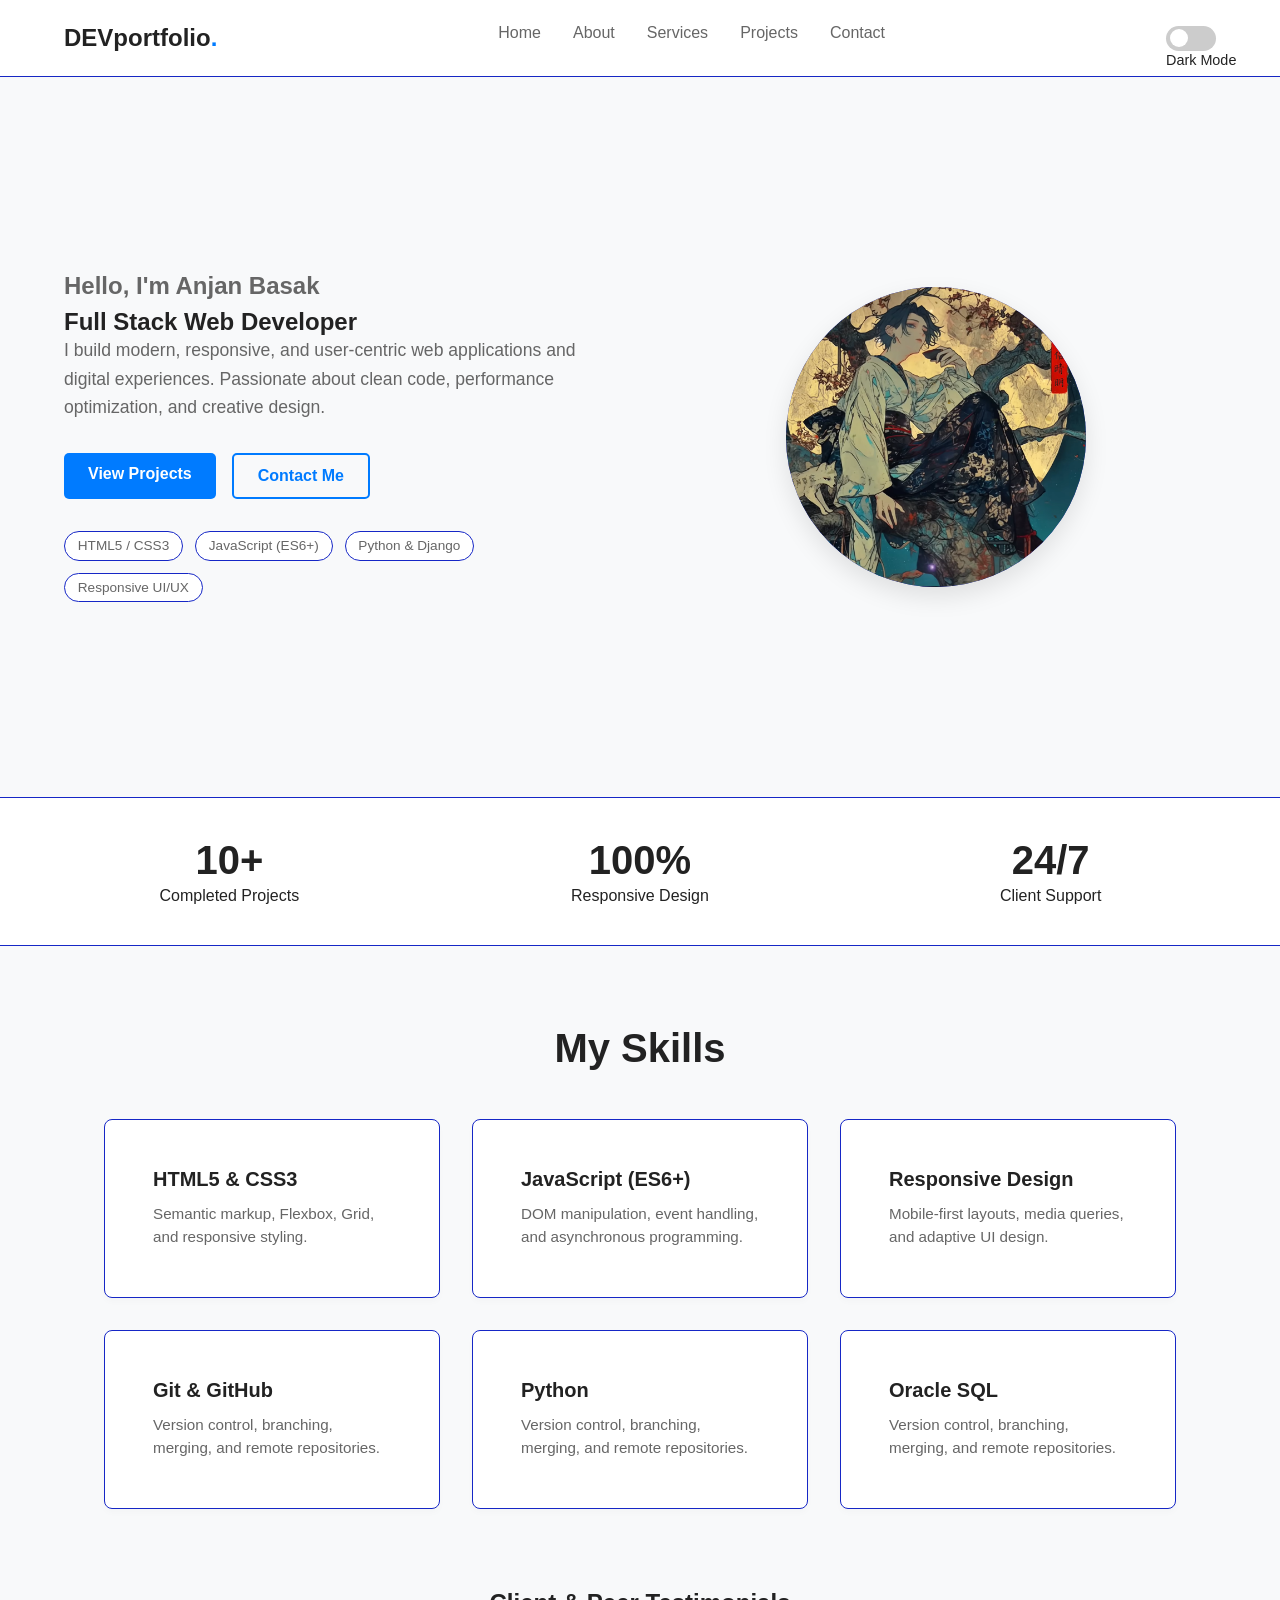
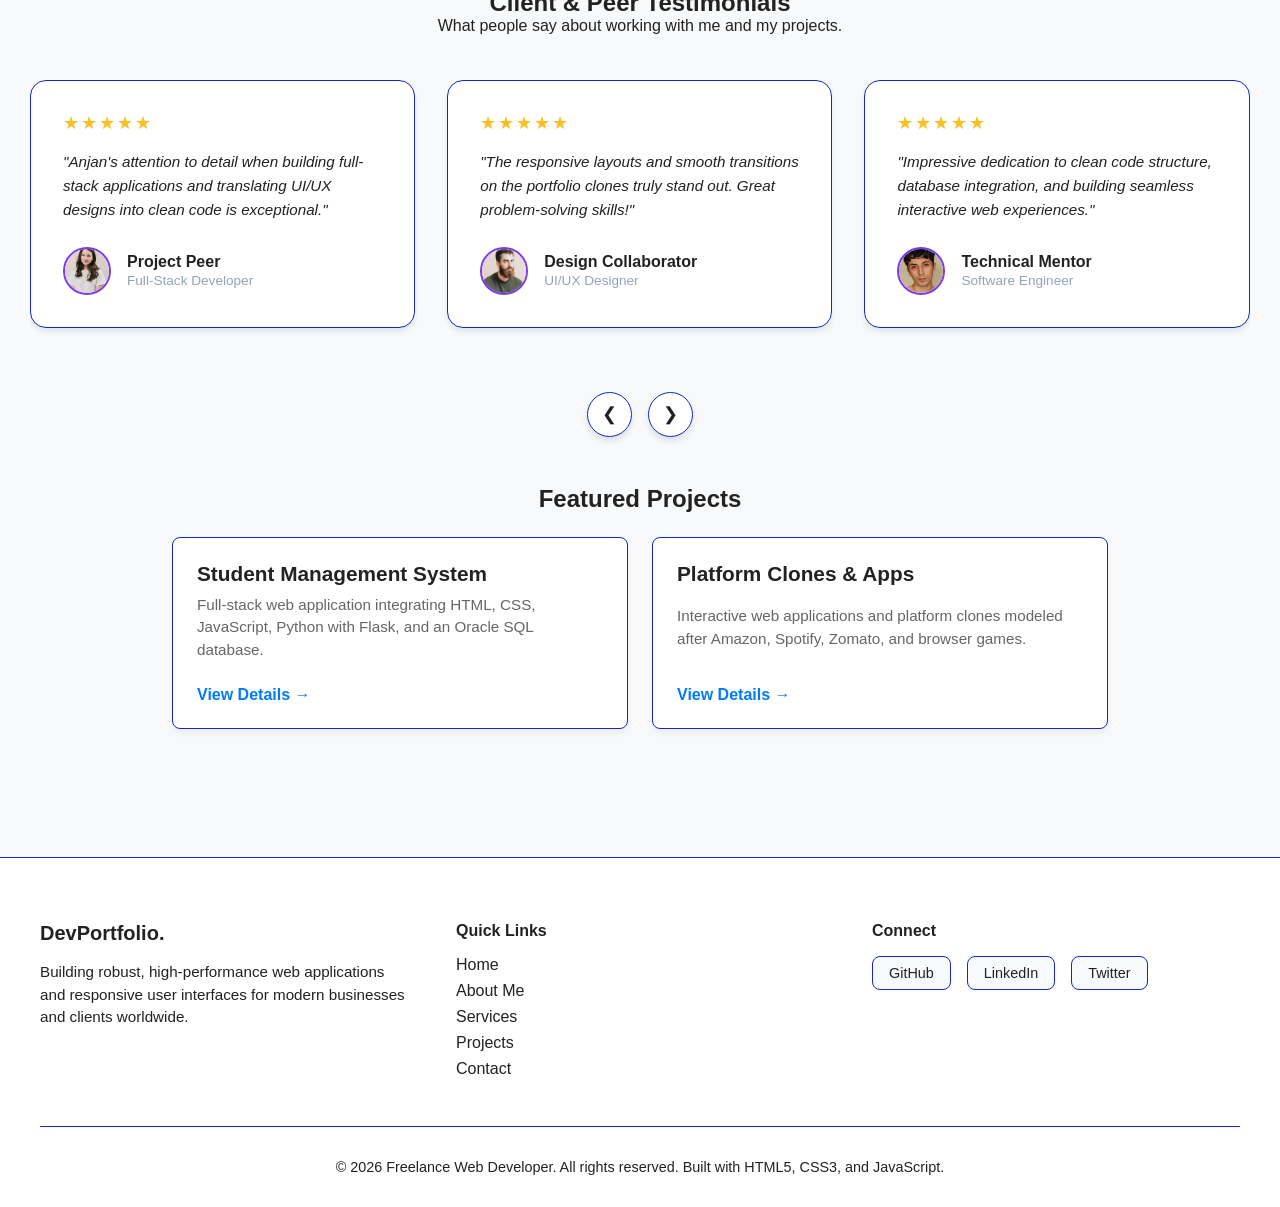
<file: index.html>
<!DOCTYPE html>
<html lang="en">
  <head>
    <meta charset="UTF-8" />
    <meta name="viewport" content="width=device-width, initial-scale=1.0" />
    <title>Portfolio</title>
    <link rel="stylesheet" href="assets/css/style.css" />
    <link rel="stylesheet" href="assets/css/responsive.css" />
    <link rel="stylesheet" href="assets/css/animation.css" />
<link rel="icon" type="image/png" href="assets/icons/yinYang.gif">
  </head>
  <body>
    <header>
      <nav class="navbar">
        <div class="logo">
          <a href="index.html">DEVportfolio<span>.</span></a>
        </div>
        <ul class="nav-links" id="navLinks">
          <li><a href="index.html" class="active">Home</a></li>
          <li><a href="pages/about.html">About</a></li>
          <li><a href="pages/services.html">Services</a></li>
          <li><a href="pages/projects.html">Projects</a></li>
          <li><a href="pages/contact.html">Contact</a></li>
        </ul>
        <div class="theme-container"></div>
        <!-- Hamburger Button for Mobile -->
        <button class="hamburger" id="hamburger" aria-label="Toggle Navigation">
          <img
            src="assets/icons/menu.png"
            alt="Menu"
            class="icon-menu"
            id="menu-icon"
          />
          <img
            src="assets/icons/close.png"
            alt="Close"
            class="icon-close"
            id="close-icon"
          />
        </button>
      </nav>
    </header>
    <main>
      <section class="hero-section">
        <div class="hero-content">
          <h3 class="hero-greeting">Hello, I'm Anjan Basak</h3>
          <h1 class="hero-title">Full Stack Web Developer</h1>
          <p class="hero-description">
            I build modern, responsive, and user-centric web applications and
            digital experiences. Passionate about clean code, performance
            optimization, and creative design.
          </p>
          <div class="hero-buttons">
            <a href="pages/projects.html" class="btn primary-btn"
              >View Projects</a
            >
            <a href="pages/contact.html" class="btn secondary-btn"
              >Contact Me</a
            >
          </div>
          <div class="tech-stack-badges">
            <span>HTML5 / CSS3</span>
            <span>JavaScript (ES6+)</span>
            <span>Python & Django</span>
            <span>Responsive UI/UX</span>
          </div>
        </div>
        <div class="hero-image">
          <div class="img-placeholder">
            <img
              src="assets/images/profile.png"
              alt="Developer Profile Picture"
              onerror="
                this.style.display = 'none';
                this.parentElement.innerText = 'my photo';
              "
            />
          </div>
        </div>
      </section>
      <section
        class="stats-section"
        style="
          border-top: 1px solid var(--border-color);
          border-bottom: 1px solid var(--border-color);
          background: var(--card-bg);
          padding: 2.5rem 2rem;
        "
      >
        <div
          style="
            max-width: 1200px;
            margin: 0 auto;
            display: grid;
            grid-template-columns: repeat(auto-fit, minmax(200px, 1fr));
            gap: 2rem;
            text-align: center;
          "
        >
          <div>
            <h2
              style="
                font-size: 2.5rem;
                font-weight: 800;
                color: var(--primary-color);
              "
            >
              10+
            </h2>
            <p
              style="
                color: var(--text-muted);
                font-weight: 500;
                margin-top: 0.25rem;
              "
            >
              Completed Projects
            </p>
          </div>
          <div>
            <h2
              style="
                font-size: 2.5rem;
                font-weight: 800;
                color: var(--primary-color);
              "
            >
              100%
            </h2>
            <p
              style="
                color: var(--text-muted);
                font-weight: 500;
                margin-top: 0.25rem;
              "
            >
              Responsive Design
            </p>
          </div>
          <div>
            <h2
              style="
                font-size: 2.5rem;
                font-weight: 800;
                color: var(--primary-color);
              "
            >
              24/7
            </h2>
            <p
              style="
                color: var(--text-muted);
                font-weight: 500;
                margin-top: 0.25rem;
              "
            >
              Client Support
            </p>
          </div>
        </div>
      </section>
      <section class="skills-section">
        <h2>My Skills</h2>
        <div class="skills-grid">
          <div class="skill-card">
            <h3>HTML5 & CSS3</h3>
            <p>Semantic markup, Flexbox, Grid, and responsive styling.</p>
          </div>
          <div class="skill-card">
            <h3>JavaScript (ES6+)</h3>
            <p>
              DOM manipulation, event handling, and asynchronous programming.
            </p>
          </div>
          <div class="skill-card">
            <h3>Responsive Design</h3>
            <p>Mobile-first layouts, media queries, and adaptive UI design.</p>
          </div>
          <div class="skill-card">
            <h3>Git & GitHub</h3>
            <p>Version control, branching, merging, and remote repositories.</p>
          </div>
          <div class="skill-card">
            <h3>Python</h3>
            <p>Version control, branching, merging, and remote repositories.</p>
          </div>
          <div class="skill-card">
            <h3>Oracle SQL</h3>
            <p>Version control, branching, merging, and remote repositories.</p>
          </div>
        </div>
      </section>

      <!-- Enhanced Testimonials Section with Images and Star Ratings -->
      <section class="testimonials-section">
        <div class="testimonials-container">
          <h2 class="testimonials-title">Client & Peer Testimonials</h2>
          <p class="testimonials-subtitle">
            What people say about working with me and my projects.
          </p>

          <div class="testimonials-slider-wrapper">
            <div class="testimonials-grid">
              <div class="testimonial-card">
                <div class="testimonial-stars">
                  &#9733;&#9733;&#9733;&#9733;&#9733;
                </div>
                <p class="testimonial-text">
                  "Anjan's attention to detail when building full-stack
                  applications and translating UI/UX designs into clean code is
                  exceptional."
                </p>
                <div class="testimonial-author">
                  <img
                    src="assets/images/person 1.png"
                    alt="Project Peer"
                    class="author-img"
                  />
                  <div>
                    <h4>Project Peer</h4>
                    <p>Full-Stack Developer</p>
                  </div>
                </div>
              </div>

              <div class="testimonial-card">
                <div class="testimonial-stars">
                  &#9733;&#9733;&#9733;&#9733;&#9733;
                </div>
                <p class="testimonial-text">
                  "The responsive layouts and smooth transitions on the
                  portfolio clones truly stand out. Great problem-solving
                  skills!"
                </p>
                <div class="testimonial-author">
                  <img
                    src="assets/images/person 2.png"
                    alt="Design Collaborator"
                    class="author-img"
                  />
                  <div>
                    <h4>Design Collaborator</h4>
                    <p>UI/UX Designer</p>
                  </div>
                </div>
              </div>

              <div class="testimonial-card">
                <div class="testimonial-stars">
                  &#9733;&#9733;&#9733;&#9733;&#9733;
                </div>
                <p class="testimonial-text">
                  "Impressive dedication to clean code structure, database
                  integration, and building seamless interactive web
                  experiences."
                </p>
                <div class="testimonial-author">
                  <img
                    src="assets/images/person 3.png"
                    alt="Technical Mentor"
                    class="author-img"
                  />
                  <div>
                    <h4>Technical Mentor</h4>
                    <p>Software Engineer</p>
                  </div>
                </div>
              </div>

              <div class="testimonial-card">
                <div class="testimonial-stars">
                  &#9733;&#9733;&#9733;&#9733;&#9733;
                </div>
                <p class="testimonial-text">
                  "Wonderful execution of component designs and responsive
                  navigation. Always pushes for clean architecture."
                </p>
                <div class="testimonial-author">
                  <img
                    src="assets/images/person 4.png"
                    alt="Frontend Peer"
                    class="author-img"
                  />
                  <div>
                    <h4>Frontend Peer</h4>
                    <p>UI Developer</p>
                  </div>
                </div>
              </div>
            </div>

            <!-- Navigation Arrows -->
            <div class="testimonials-nav">
              <button
                class="testimonial-arrow prev-btn"
                aria-label="Previous Testimonial"
              >
                &#10094;
              </button>
              <button
                class="testimonial-arrow next-btn"
                aria-label="Next Testimonial"
              >
                &#10095;
              </button>
            </div>
          </div>
        </div>
      </section>

      <!-- Featured Projects Preview -->
      <section class="featured-projects">
        <h2>Featured Projects</h2>
        <div class="project-grid">
          <div class="project-card skill-card">
            <h3>Student Management System</h3>
            <p>
              Full-stack web application integrating HTML, CSS, JavaScript,
              Python with Flask, and an Oracle SQL database.
            </p>
            <a href="projects.html" class="btn-text">View Details &rarr;</a>
          </div>
          <div class="project-card skill-card">
            <h3>Platform Clones & Apps</h3>
            <p>
              Interactive web applications and platform clones modeled after
              Amazon, Spotify, Zomato, and browser games.
            </p>
            <a href="projects.html" class="btn-text">View Details &rarr;</a>
          </div>
        </div>
      </section>
    </main>
    <footer class="site-footer">
      <div class="footer-container">
        <!-- Brand Info -->
        <div class="footer-brand">
          <h3>DevPortfolio<span>.</span></h3>
          <p>
            Building robust, high-performance web applications and responsive
            user interfaces for modern businesses and clients worldwide.
          </p>
        </div>
        <!-- Quick Links -->
        <div class="footer-links">
          <h4>Quick Links</h4>
          <ul>
            <li><a href="index.html">Home</a></li>
            <li><a href="pages/about.html">About Me</a></li>
            <li><a href="pages/services.html">Services</a></li>
            <li><a href="pages/projects.html">Projects</a></li>
            <li><a href="pages/contact.html">Contact</a></li>
          </ul>
        </div>
        <!-- Social Connect -->
        <div class="footer-social">
          <h4>Connect</h4>
          <div class="social-buttons">
            <a
              href="https://github.com"
              target="_blank"
              rel="noopener"
              class="social-btn"
              >GitHub</a
            >
            <a
              href="https://linkedin.com"
              target="_blank"
              rel="noopener"
              class="social-btn"
              >LinkedIn</a
            >
            <a
              href="https://twitter.com"
              target="_blank"
              rel="noopener"
              class="social-btn"
              >Twitter</a
            >
          </div>
        </div>
      </div>
      <div class="footer-bottom">
        <p>
          &copy; 2026 Freelance Web Developer. All rights reserved. Built with
          HTML5, CSS3, and JavaScript.
        </p>
      </div>
    </footer>
    <script src="assets/js/script.js"></script>
    <script src="assets/js/validation.js"></script>
    <script src="assets/js/navigation.js"></script>
  </body>
</html>
</file>
<file: assets/css/style.css>
/* ==========================================================================
   1. ROOT VARIABLES & THEME SETUP
   ========================================================================== */

:root {
  /* Color Palette */
  --bg-color: #f8f9fa;
  --text-color: #222;
  --secondary-text: #666;
  --nav-bg: #ffffff;
  --card-bg: #ffffff;
  --accent-color: #7c3aed;
  --accent-gradient: linear-gradient(135deg, #7c3aed 0%, #4f46e5 100%);
  --border-color: #1627c6;

  /* Shadows */
  --shadow-sm: 0 4px 6px -1px rgba(0, 0, 0, 0.05), 0 2px 4px -1px rgba(0, 0, 0, 0.03);
  --shadow-lg: 0 20px 25px -5px rgba(124, 58, 237, 0.1), 0 10px 10px -5px rgba(79, 70, 229, 0.04);
}

[data-theme="dark"] {
  --bg-color: #121212;
  --text-color: #f8f9fa;
  --secondary-text: #a0aec0;
  --nav-bg: #1e1e1e;
  --card-bg: #1e1e1e;
  --border-color: #2d3748;
  --shadow-sm: 0 4px 6px -1px rgba(0, 0, 0, 0.3);
  --shadow-lg: 0 20px 25px -5px rgba(0, 0, 0, 0.5);
}

/* Dark Theme Overrides */
[data-theme="dark"] .hamburger img {
  filter: brightness(0) invert(1);
}

[data-theme="dark"] .project-card {
  background: #1e1e1e;
  border-color: #333;
}

[data-theme="dark"] .project-card p,
[data-theme="dark"] .hero-description,
[data-theme="dark"] .hero-greeting {
  color: var(--secondary-text);
}

[data-theme="dark"] .success-message {
  background: rgba(16, 185, 129, 0.2);
  color: #34d399;
  border-color: #34d399;
}

/* ==========================================================================
   2. CORE RESET & BASE STYLES
   ========================================================================== */

* {
  margin: 0;
  padding: 0;
  box-sizing: border-box;
}

html,
body {
  height: 100%;
}

body {
  display: flex;
  flex-direction: column;
  font-family: Arial, sans-serif;
  background-color: var(--bg-color);
  color: var(--text-color);
  transition: background-color 0.3s ease, color 0.3s ease;
}

main {
  flex: 1;
}

/* ==========================================================================
   3. HEADER & NAVIGATION BAR
   ========================================================================== */

header {
  position: sticky;
  top: 0;
  z-index: 1000;
  background-color: var(--nav-bg);
  backdrop-filter: blur(10px);
  -webkit-backdrop-filter: blur(10px);
  border-bottom: 1px solid var(--border-color);
}

.navbar {
  display: flex;
  justify-content: space-between;
  align-items: center;
  padding: 1.2rem 5%;
  background-color: var(--nav-bg);
  box-shadow: 0 2px 5px rgba(0, 0, 0, 0.01);
}

.logo a {
  font-size: 1.5rem;
  font-weight: bold;
  text-decoration: none;
  color: var(--text-color);
}

.logo span {
  color: #007bff;
}

.nav-links {
  display: flex;
  gap: 2rem;
  padding-top: 20px;
  list-style: none;
}

li a {
  position: relative;
  font-weight: 500;
  text-decoration: none;
  color: var(--secondary-text);
}

li a::before {
  position: absolute;
  top: 25px;
  left: 0;
  width: 0;
  height: 5px;
  border-radius: 1rem;
  background: linear-gradient(to right, rgb(0, 157, 255), rgb(255, 0, 255));
  content: "";
  transition: 0.3s ease-in-out;
}

li a:hover::before {
  width: 100%;
}

/* Hamburger Menu */
/* Ensure the button is visible and correctly sized */
#hamburger.hamburger {
  display: none;
  position: relative;
  width: 32px;
  height: 32px;
  background: transparent;
  border: none;
  cursor: pointer;
  padding: 0;
  margin-left: 15px;
  justify-content: center;
  align-items: center;
  outline: none;
  z-index: 1000;
}

/* Style the icons inside the button */
#hamburger.hamburger img {
  position: absolute;
  width: 28px;
  height: 28px;
  transition: opacity 0.3s ease, transform 0.4s ease;
  pointer-events: none;
}

/* Initial state: Menu visible, Close hidden */
#hamburger.hamburger .icon-menu {
  opacity: 1;
  transform: scale(1) rotate(0deg);
}

#hamburger.hamburger .icon-close {
  opacity: 0;
  transform: scale(0.5) rotate(-90deg);
}

/* Active state (when menu is open): Menu hidden, Close visible */
#hamburger.hamburger.active .icon-menu {
  opacity: 0;
  transform: scale(0.5) rotate(90deg);
}

#hamburger.hamburger.active .icon-close {
  opacity: 1;
  transform: scale(1) rotate(0deg);
}



.icon-menu {
  padding: 0.1rem;
}

/* Theme Switcher */
.theme-switch-wrapper {
  display: inline-flex;
  align-items: center;
  gap: 8px;
  
}

.theme-switch {
  position: relative;
  display: inline-block;
  width: 50px;
  height: 25px;
}

.theme-switch input {
  width: 0;
  height: -2;
  opacity: 0;
}

.theme-label{
   display:inline-block ;  
   white-space: nowrap
}
.slider {
  position: absolute;
  top: 0;
  right: 0;
  bottom: 0;
  left: 0;
  border-radius: 26px;
  background-color: #ccc;
  cursor: pointer;
  transition: 0.4s;
}

.slider:before {
  position: absolute;
  bottom: 4px;
  left: 4px;
  width: 18px;
  height: 18px;
  border-radius: 50%;
  background-color: white;
  content: "";
  transition: 0.4s;
}

input:checked + .slider {
  background-color: #2c677c;
}

input:checked + .slider:before {
  transform: translateX(24px);
}

.theme-label {
  font-size: 0.9rem;
  color: var(--text-color);
  user-select: none;
}

/* ==========================================================================
   4. BUTTONS & UI COMPONENTS
   ========================================================================== */

.btn {
  display: inline-block;
  padding: 0.75rem 1.5rem;
  border-radius: 5px;
  font-size: 1rem;
  font-weight: 600;
  text-decoration: none;
  transition: background-color 0.3s ease, transform 0.2s ease;
}

.primary-btn {
  background-color: #007bff;
  color: #fff;
}

.primary-btn:hover {
  background-color: #0056b3;
  transform: translateY(-2px);
}

.secondary-btn {
  border: 2px solid #007bff;
  background-color: transparent;
  color: #007bff;
}

.secondary-btn:hover {
  background-color: #007bff;
  color: #fff;
  transform: translateY(-2px);
}

.btn-text {
  font-weight: 600;
  text-decoration: none;
  color: #007bff;
}

.btn-text:hover {
  text-decoration: underline;
}

.button {
  display: inline-block;
  align-self: flex-start;
  margin-top: 1rem;
  padding: 8px 12px;
  border-radius: 5px;
  background: #2c677c;
  font-size: 15px;
  letter-spacing: 1px;
  text-decoration: none;
  color: #fff;
}

.button:hover {
  background-color: #007bff;
  transition: 0.4s ease;
}

/* ==========================================================================
   5. HERO SECTION
   ========================================================================== */

.hero-section {
  display: flex;
  justify-content: space-between;
  align-items: center;
  min-height: 80vh;
  padding: 5rem 5%;
  gap: 2rem;
  background-color: var(--bg-color);
}

.hero-content {
  flex: 1;
}

.hero-greeting {
  margin-bottom: 0.5rem;
  font-size: 1.5rem;
  color: var(--secondary-text);
}

.hero-tirle {
  margin-bottom: 1rem;
  font-size: 3rem;
  font-weight: 800;
  color: var(--text-color);
}

.hero-description {
  margin-bottom: 2rem;
  font-size: 1.1rem;
  line-height: 1.6;
  color: var(--secondary-text);
}

.hero-buttons {
  display: flex;
  gap: 1rem;
}

.hero-image {
  display: flex;
  flex: 1;
  justify-content: center;
  align-items: center;
}

.img-placeholder {
  display: flex;
  justify-content: center;
  align-items: center;
  width: 300px;
  height: 300px;
  border-radius: 50%;
  overflow: hidden;
  background-color: var(--border-color);
  box-shadow: 0 10px 25px rgba(0, 0, 0, 0.1);
  font-weight: bold;
  color: #718096;
}

.img-placeholder img {
  width: 100%;
  height: 100%;
  object-fit: cover;
}

/* ==========================================================================
   6. SKILLS SECTION
   ========================================================================== */

.skills-section {
  max-width: 1200px;
  margin: 0 auto;
  padding: 5rem 5%;
  background-position: center center;
  background-repeat: no-repeat;
  background-size: cover;
}

.skills-section h2 {
  margin-bottom: 3rem;
  font-size: 2.5rem;
  text-align: center;
  color: var(--text-color);
}

.skills-grid {
  display: grid;
  grid-template-columns: repeat(auto-fit, minmax(320px, 1fr));
  gap: 2rem;
}

.skill-card {
  padding: 3rem;
  border: 1px solid var(--border-color);
  border-radius: 8px;
  background-color: var(--card-bg);
  box-shadow: 0 4px 6px rgba(0, 0, 0, 0.02);
  transition: transform 0.3s ease, box-shadow 0.3s ease;
}

.skill-card h3 {
  margin-bottom: 0.75rem;
  font-size: 1.25rem;
  color: var(--text-color);
}

.skill-card p {
  font-size: 0.95rem;
  line-height: 1.5;
  color: var(--secondary-text);
}

/* ==========================================================================
   7. FEATURED PROJECTS SECTION
   ========================================================================== */

.featured-projects {
  max-width: 1000px;
  margin: 0 auto;
  padding: 3rem 2rem;
  text-align: center;
}

.project-grid {
  display: grid;
  grid-template-columns: repeat(auto-fit, minmax(280px, 1fr));
  gap: 1.5rem;
  margin-top: 1.5rem;
  text-align: left;
}

.project-card {
  display: flex;
  flex-direction: column;
  justify-content: space-between;
  padding: 1.5rem;
  border: 1px solid var(--border-color, #eee);
  border-radius: 8px;
  background: var(--card-bg, #f9f9f9);
  box-shadow: 0 4px 6px rgba(0, 0, 0, 0.05);
}

.project-card h3 {
  margin-bottom: 0.5rem;
  font-size: 1.3rem;
}

.project-card p {
  margin-bottom: 1.5rem;
  font-size: 0.95rem;
  line-height: 1.5;
  color: #666;
}

.tech-stack-badges {
  display: flex;
  flex-wrap: wrap;
  gap: 0.75rem;
  margin-top: 2rem;
}

.tech-stack-badges span {
  position: relative;
  padding: 0.4rem 0.8rem;
  border: 1px solid var(--border-color);
  border-radius: 20px;
  background: var(--card-bg);
  font-size: 0.85rem;
  font-weight: 500;
  text-decoration: none;
  color: var(--secondary-text);
}

.tech-stack-badges span::before {
  position: absolute;
  top: 25px;
  left: 0;
  width: 0;
  height: 5px;
  border-radius: 1rem;
  background: linear-gradient(to right, rgb(0, 157, 255), rgb(255, 0, 255));
  content: "";
  transition: 0.3s ease-in-out;
}

.tech-stack-badges span:hover::before {
  width: 100%;
}

/* Projects Page Layout Overrides */
.projects-body {
  min-height: 100vh;
  background-image: url("https://plus.unsplash.com/premium_photo-1722686486500-9f54228769de?q=80&w=1160&auto=format&fit=crop&ixlib=rb-4.1.0&ixid=M3wxMjA3fDB8MHxwaG90by1wYWdlfHx8fGVufDB8fHx8fA%3D%3D");
  background-attachment: fixed;
  background-position: center center;
  background-repeat: no-repeat;
  background-size: cover;
}

.projects-cards {
  opacity: 0.8;
}

/* ==========================================================================
   8. TESTIMONIALS SECTION
   ========================================================================== */

.testimonials-title,
.testimonials-subtitle {
  text-align: center;
}

.testimonials-slider-wrapper {
  position: relative;
  margin: 30px 30px 0px 30px;
}

.testimonials-grid {
  display: flex;
  gap: 2rem;
  padding-top: 15px;
  padding-bottom: 2rem;
  overflow-x: auto;
  scroll-behavior: smooth;
  scrollbar-width: none;
}

.testimonials-grid::-webkit-scrollbar {
  display: none;
}

.testimonial-card {
  display: flex;
  flex: 0 0 calc(33.333% - 1.34rem);
  flex-direction: column;
  justify-content: space-between;
  min-width: 300px;
  padding: 2rem;
  border: 2px solid var(--border-color, rgba(255, 255, 255, 0.05));
  border-radius: 16px;
  background: var(--card-bg, #1e293b);
  box-shadow: 0 4px 8px -1px rgba(35, 35, 35, 0.1);
  transition: transform 0.3s ease, box-shadow 0.3s ease;
  box-sizing: border-box;
}

.testimonial-card:hover {
  transform: translateY(-5px);
  box-shadow: 0 10px 25px -5px rgba(37, 99, 235, 0.15);
}

.testimonial-stars {
  margin-bottom: 1rem;
  font-size: 1.1rem;
  letter-spacing: 2px;
  color: #fbbf24;
}

.testimonial-text {
  margin-bottom: 1.5rem;
  font-size: 0.95rem;
  font-style: italic;
  line-height: 1.6;
  color: var(--text-color, #e2e8f0);
}

.testimonial-author {
  display: flex;
  align-items: center;
  gap: 1rem;
}

.author-img {
  width: 48px;
  height: 48px;
  border: 2px solid var(--accent-color, #2563eb);
  border-radius: 50%;
  object-fit: cover;
}

.testimonial-author h4 {
  margin: 0 0 0.15rem 0;
  font-size: 1rem;
  color: var(--text-color, #ffffff);
}

.testimonial-author p {
  margin: 0;
  font-size: 0.85rem;
  color: var(--text-muted, #94a3b8);
}

.testimonials-nav {
  display: flex;
  justify-content: center;
  gap: 1rem;
  margin-top: 2rem;
}

.testimonial-arrow {
  display: flex;
  justify-content: center;
  align-items: center;
  width: 45px;
  height: 45px;
  border: 1px solid var(--border-color, rgba(255, 255, 255, 0.1));
  border-radius: 50%;
  background: var(--card-bg, #1e293b);
  box-shadow: 0 4px 6px rgba(0, 0, 0, 0.1);
  font-size: 1.1rem;
  color: var(--text-color, #ffffff);
  cursor: pointer;
  transition: all 0.3s cubic-bezier(0.4, 0, 0.2, 1);
}

.testimonial-arrow:hover {
  border-color: var(--accent-color, #2563eb);
  background: var(--accent-color, #2563eb);
  box-shadow: 0 6px 12px rgba(37, 99, 235, 0.25);
  transform: translateY(-2px);
}

/* ==========================================================================
   9. ABOUT PAGE
   ========================================================================== */

.about-page-container {
  max-width: 1100px;
  margin: 3rem auto;
  padding: 0 2rem;
}

.about-hero-header {
  display: flex;
  justify-content: space-between;
  align-items: center;
  margin-bottom: 3rem;
  padding-bottom: 1rem;
  border-bottom: 2px solid var(--border-color, #eee);
}

.about-hero-header h1 {
  font-size: 1.5rem;
  letter-spacing: 1px;
}

.btn-hire {
  padding: 0.7rem 1.6rem;
  border-radius: 8px;
  background: var(--accent-gradient);
  box-shadow: 0 4px 12px rgba(124, 58, 237, 0.25);
  font-size: 0.95rem;
  font-weight: 600;
  text-decoration: none;
  color: #fff;
  transition: all 0.3s cubic-bezier(0.4, 0, 0.2, 1);
}

.btn-hire:hover {
  box-shadow: 0 8px 20px rgba(124, 58, 237, 0.4);
  transform: translateY(-2px);
}

.about-hero-content {
  display: grid;
  grid-template-columns: 1.2fr 1fr;
  align-items: center;
  gap: 4rem;
  margin-bottom: 5rem;
}

.greeting {
  margin-bottom: 0.2rem;
  font-size: 1.1rem;
  color: var(--text-secondary, #8d8989);
}

.name {
  margin-bottom: 1.5rem;
  font-size: 3rem;
  font-weight: 800;
  line-height: 1.1;
}

.bio,
.bio-secondary {
  margin-bottom: 1rem;
  font-size: 1rem;
  line-height: 1.6;
  color: var(--text-secondary, #8d8989);
}

.social-links {
  display: flex;
  gap: 0.8rem;
  margin: 1.5rem 0;
}

.social-icon {
  display: flex;
  justify-content: center;
  align-items: center;
  width: 40px;
  height: 40px;
  border: 1px solid var(--border-color);
  border-radius: 10px;
  background: var(--card-bg);
  box-shadow: var(--shadow-sm);
  font-size: 0.9rem;
  font-weight: bold;
  text-decoration: none;
  color: var(--text-primary);
  transition: all 0.3s ease;
}

.social-icon:hover {
  border-color: var(--accent-color);
  background: var(--accent-color);
  color: #fff;
  transform: translateY(-3px) rotate(5deg);
}

/* Resume Download Button */
.resume-download-wrapper {
  display: inline-block;
  margin-top: 1.5rem;
}

.download-resume-btn {
  position: relative;
  display: inline-flex;
  align-items: center;
  gap: 0.6rem;
  padding: 0.75rem 1.5rem;
  border-radius: 8px;
  overflow: hidden;
  background: var(--accent-color, #2563eb);
  box-shadow: 0 4px 12px rgba(37, 99, 235, 0.25);
  font-size: 0.95rem;
  font-weight: 500;
  text-decoration: none;
  color: #ffffff;
  transition: all 0.3s cubic-bezier(0.4, 0, 0.2, 1);
}

.download-resume-btn:hover {
  background: #1d4ed8;
  box-shadow: 0 6px 16px rgba(37, 99, 235, 0.35);
  transform: translateY(-2px);
}

.download-resume-btn:active {
  transform: translateY(0);
}

.download-resume-btn.downloading {
  pointer-events: none;
  opacity: 0.8;
}

.download-icon {
  transition: transform 0.3s ease;
}

.download-resume-btn:hover .download-icon {
  transform: translateY(2px);
}

.about-hero-image img {
  width: 100%;
  max-width: 400px;
  height: 400px;
  border-radius: 16px;
  box-shadow: var(--shadow-sm);
  object-fit: cover;
}

.about-hero-image img:hover {
  box-shadow: var(--shadow-lg);
  transform: scale(1.02) translateY(-4px);
}

/* Two-Column Activity & Grid Section */
.about-grid-section {
  display: grid;
  grid-template-columns: 1fr 1fr;
  gap: 4rem;
}

.column-left h3,
.column-right h3 {
  margin-bottom: 2rem;
  padding-bottom: 0.5rem;
  border-bottom: 2px solid var(--border-color, #eee);
  font-size: 1.8rem;
  font-weight: 700;
}

.activity-item,
.creative-item {
  margin-bottom: 1.5rem;
  padding: 1.5rem;
  border: 1px solid var(--border-color);
  border-radius: 12px;
  background: var(--card-bg);
  box-shadow: var(--shadow-sm);
  transition: all 0.3s cubic-bezier(0.4, 0, 0.2, 1);
}

.activity-item {
  display: flex;
  gap: 1.2rem;
  margin-bottom: 2rem;
}

.activity-item:hover,
.creative-item:hover {
  border-color: var(--accent-color);
  box-shadow: var(--shadow-lg);
  transform: translateY(-4px);
}

.activity-icon {
  display: flex;
  flex-shrink: 0;
  justify-content: center;
  align-items: center;
  width: 50px;
  height: 50px;
  border: 1px solid var(--border-color, #e4e4e7);
  border-radius: 12px;
  background: rgba(124, 58, 237, 0.1);
  font-size: 1.3rem;
  color: var(--accent-color);
  transition: transform 0.3s ease;
}

.activity-item:hover .activity-icon {
  transform: scale(1.1) rotate(-5deg);
}

.activity-details h4 {
  margin-bottom: 0.2rem;
  font-size: 1.1rem;
}

.activity-date {
  font-size: 0.8rem;
  font-weight: 600;
  color: var(--accent-color);
}

.activity-details p,
.creative-item p {
  margin-top: 0.3rem;
  font-size: 0.9rem;
  line-height: 1.5;
  color: var(--text-secondary, #9f9898);
}

.creative-item h4 {
  margin-bottom: 0.4rem;
  font-size: 1.15rem;
}

.read-more {
  display: inline-block;
  margin-top: 0.3rem;
  font-size: 0.9rem;
  font-weight: 600;
  text-decoration: none;
  color: var(--accent-color);
}

.read-more:hover {
  text-decoration: underline;
}

/* ==========================================================================
   10. IMAGE GALLERY
   ========================================================================== */

.gallery-section {
  padding: 4rem 2rem;
  background: transparent;
}

.gallery-container {
  max-width: 1200px;
  margin: 0 auto;
}

.gallery-title {
  margin-bottom: 0.5rem;
  font-size: 2rem;
  font-weight: 700;
  text-align: center;
  color: var(--text-color, #ffffff);
}

.gallery-subtitle {
  margin-bottom: 2.5rem;
  font-size: 1rem;
  text-align: center;
  color: var(--text-muted, #4c5056);
}

.gallery-grid {
  display: grid;
  grid-template-columns: repeat(auto-fit, minmax(300px, 1fr));
  gap: 1.5rem;
}

.gallery-item {
  position: relative;
  height: 260px;
  border-radius: 12px;
  overflow: hidden;
  background: var(--card-bg, #1e293b);
  box-shadow: 0 4px 6px -1px rgba(0, 0, 0, 0.1);
  opacity: 0.8;
}

.gallery-item img {
  width: 100%;
  height: 100%;
  object-fit: cover;
  transition: transform 0.5s cubic-bezier(0.4, 0, 0.2, 1);
}

.gallery-overlay {
  position: absolute;
  right: 0;
  bottom: 0;
  left: 0;
  display: flex;
  flex-direction: column;
  justify-content: flex-end;
  height: 100%;
  padding: 1.5rem;
  background: linear-gradient(to top, rgba(15, 23, 42, 0.9), transparent);
  transform: translateY(100%);
  transition: transform 0.3s ease-in-out;
}

.gallery-item:hover img {
  transform: scale(1.08);
}

.gallery-item:hover .gallery-overlay {
  transform: translateY(0);
}

.gallery-overlay h3 {
  margin-bottom: 0.25rem;
  font-size: 1.2rem;
  color: #ffffff;
}

.gallery-overlay p {
  margin: 0;
  font-size: 0.9rem;
  color: #a78bfa;
}

/* ==========================================================================
   11. SERVICES & OTHER PAGES
   ========================================================================== */

.services-body {
  min-height: 100vh;
  background-image: url("https://images.unsplash.com/photo-1496156298940-6902fc34e55d?w=600&auto=format&fit=crop&q=60&ixlib=rb-4.1.0&ixid=M3wxMjA3fDB8MHxzZWFyY2h8MTd8fGRhcmslMjBuYXR1cmUlMjBiYWNrZ3JvdW5kfGVufDB8fDB8fHww");
  background-attachment: fixed;
  background-position: center center;
  background-repeat: no-repeat;
  background-size: cover;
}

.more-text {
  display: none;
}

/* ==========================================================================
   12. CONTACT PAGE & FORM STYLES
   ========================================================================== */

.contact-page-container {
  position: relative;
  display: flex;
  justify-content: center;
  align-items: center;
  min-height: auto;
  padding: 1.5rem;
  border-radius: 16px;
  overflow: visible;
}

.contact-container {
  position: relative;
  display: grid;
  grid-template-columns: 1fr;
  width: 100%;
  max-width: 850px;
  border: 1px solid var(--border-color);
  border-radius: 16px;
  overflow: hidden;
  background-color: var(--card-bg);
  box-shadow: 0 10px 30px rgba(0, 0, 0, 0.1);
}

/* Structural Shapes */
.main-shape {
  position: absolute;
  border-radius: 50%;
  pointer-events: none;
  z-index: 0;
}

.main-shape-1 {
  top: -80px;
  right: -80px;
  width: 250px;
  height: 250px;
  background: var(--accent-color);
}

.main-shape-2 {
  bottom: -70px;
  left: -70px;
  width: 220px;
  height: 220px;
  background: var(--accent-color);
}

.shapes-container {
  position: absolute;
  top: 0;
  left: 0;
  width: 100%;
  height: 100%;
  overflow: hidden;
  pointer-events: none;
  z-index: 1;
}

.shape {
  position: absolute;
  border-radius: 50%;
  background: var(--accent-color);
  opacity: 0.18;
}

.shape.s1 {
  top: -100px;
  right: -100px;
  width: 300px;
  height: 300px;
}

.shape.s2 {
  bottom: -50px;
  left: -50px;
  width: 200px;
  height: 200px;
}

.shape.s3 {
  right: 10px;
  bottom: 10px;
  width: 150px;
  height: 150px;
}

/* Contact Grid & Panels */
.contact-form-wrapper {
  display: grid;
  grid-template-columns: repeat(2, 1fr);
  z-index: 10;
}

.contact-info {
  position: relative;
  padding: 3.5rem 2rem;
  background: var(--accent-gradient);
  color: #ffffff;
}

.contact-info .title {
  margin-bottom: 1rem;
  font-size: 1.8rem;
  font-weight: 600;
  color: #ffffff;
}

.contact-info .text {
  margin: 1.5rem 0 2rem 0;
  font-size: 0.95rem;
  line-height: 1.5;
  color: rgba(255, 255, 255, 0.85);
}

.information {
  display: flex;
  align-items: center;
  margin: 1.2rem 0;
  font-size: 0.95rem;
  color: rgba(255, 255, 255, 0.9);
}

.info-icon {
  margin-right: 1rem;
  font-size: 1.2rem;
}

.social-media {
  margin-top: 2rem;
}

.social-media p {
  margin-bottom: 0.8rem;
  font-size: 0.9rem;
  color: rgba(255, 255, 255, 0.8);
}

.social-icons {
  display: flex;
  gap: 7px;
  margin-top: 10px;
}

.social-icons a img {
  width: 20px;
}

.contact-info .social-icon {
  display: flex;
  justify-content: center;
  align-items: center;
  width: 35px;
  height: 32px;
  border-radius: 50%;
  background: rgba(255, 255, 255, 0.15);
  font-size: 0.85rem;
  font-weight: bold;
  text-decoration: none;
  color: #fff;
  transition: 0.3s;
}

.contact-info .social-icon:hover {
  background: #fff;
  color: var(--accent-color);
  transform: translateY(-3px);
}

.contact-form-box {
  position: relative;
  padding: 3.5rem 3rem;
}

.contact-form-box .title {
  margin-bottom: 1.5rem;
  font-size: 2rem;
  font-weight: 700;
  color: var(--text-color);
}

/* Floating Input Animations */
.input-container {
  position: relative;
  margin-bottom: 1.5rem;
}

.input {
  width: 100%;
  padding: 1rem 1.2rem;
  outline: none;
  border: 2px solid var(--border-color);
  border-radius: 25px;
  background: var(--bg-color);
  font-size: 0.95rem;
  font-weight: 500;
  letter-spacing: 0.5px;
  color: var(--text-color);
  transition: all 0.3s cubic-bezier(0.4, 0, 0.2, 1);
}

.input-container textarea.input {
  min-height: 130px;
  padding: 1.2rem;
  resize: none;
}

.input-container label {
  position: absolute;
  top: 50%;
  left: 1.2rem;
  padding: 0 0.4rem;
  font-size: 0.9rem;
  color: var(--secondary-text);
  pointer-events: none;
  transform: translateY(-50%);
  transform-origin: left top;
  transition: all 0.25s cubic-bezier(0.4, 0, 0.2, 1);
}

.bg-label {
  background: oklab(97.315% 0 -0.00011);
}

.input-container.textarea label {
  top: 1.2rem;
  transform: translateY(0);
}

.input-container:hover .input {
  border-color: rgba(124, 58, 237, 0.5);
}

.input-container span {
  position: absolute;
  top: 0;
  left: 25px;
  z-index: 500;
  font-size: 0.6rem;
  color: transparent;
  pointer-events: none;
  transform: translateY(-50%);
  transition: 0.3s ease;
}

.input-container span::before,
.input-container span::after {
  position: absolute;
  top: 50%;
  width: 10%;
  height: 5px;
  background-color: #1abc9c;
  content: "";
  opacity: 0;
  transform: translateY(-50%);
  transition: 0.3s;
}

.input-container span::before {
  left: 50%;
}

.input-container span::after {
  right: 50%;
}

.input-container.focus label {
  top: 0;
  left: 25px;
  font-size: 0.8rem;
  transform: translateY(-50%);
}

.input-container.focus::before,
.input-container.focus::after {
  width: 50%;
  opacity: 1;
}

/* Phone Input Select Wrapper */
.phone-input-group {
  position: relative;
  display: flex;
  gap: 0.51rem;
}

.country-code-select {
  display: flex;
  justify-content: space-between;
  align-items: center;
  flex-shrink: 0;
  width: 85px;
  padding: 0.8rem 0.5rem 0.8rem 0.3rem;
  outline: none;
  border: 2px solid var(--border-color);
  border-radius: 8px;
  background: var(--bg-color);
  font-size: 0.8rem;
  font-weight: 450;
  color: var(--text-color);
  cursor: pointer;
  transition: all 0.3s ease;
}

.country-code-select:focus {
  border-color: var(--accent-color);
  background: var(--card-bg);
}

.phone-input-wrapper {
  position: relative;
  flex-grow: 1;
}

/* Validation Feedback & Submissions */
.input.error {
  border-color: #ef4444 !important;
}

.error-text {
  display: block;
  margin-top: 0.3rem;
  font-size: 0.75rem;
  font-weight: 600;
  color: #ef4444;
  animation: fadeInUp 0.3s ease forwards;
}

.btn-submit {
  position: relative;
  width: 100%;
  padding: 0.8rem 2rem;
  outline: none;
  border: none;
  border-radius: 8px;
  overflow: hidden;
  background: var(--accent-gradient);
  box-shadow: 0 4px 15px rgba(124, 58, 237, 0.3);
  font-size: 1rem;
  font-weight: 600;
  color: #fff;
  cursor: pointer;
  transition: all 0.3s cubic-bezier(0.4, 0, 0.2, 1);
}

.btn-submit:hover {
  box-shadow: 0 6px 20px rgba(124, 58, 237, 0.5);
  transform: scale(0.98);
}

.success-message {
  margin-top: 1rem;
  padding: 0.9rem 1rem;
  border: 1px solid #10b981;
  border-radius: 8px;
  background: rgba(16, 185, 129, 0.15);
  font-size: 0.95rem;
  font-weight: 600;
  text-align: center;
  color: #10b981;
  animation: fadeInUp 0.4s ease forwards;
}

/* Dark Mode Overrides for Contact Form */
[data-theme="dark"] .country-code-select {
  border-color: #6a29db;
  background: #28282f;
  color: var(--text-color);
}

[data-theme="dark"] .contact-container {
  grid-template-rows: auto;
  height: auto;
  min-height: min-content;
  overflow: hidden;
  border-color: var(--border-color);
  background-color: var(--card-bg);
  box-shadow: 0 20px 40px rgba(0, 0, 0, 0.6);
}

[data-theme="dark"] .contact-info {
  background: linear-gradient(135deg, #5b21b6 0%, #312e81 100%);
}

[data-theme="dark"] .input {
  border-color: #27272a;
  background: #18181b;
  color: var(--text-color);
}

[data-theme="dark"] .input:focus,
[data-theme="dark"] .input:not(:placeholder-shown) {
  border-color: var(--accent-color);
  background: #1e1e24;
}

[data-theme="dark"] .input-container label {
  color: var(--secondary-text);
}

[data-theme="dark"] .input:focus ~ label,
[data-theme="dark"] .input:not(:placeholder-shown) ~ label {
  background: #1e1e24;
  color: var(--accent-color);
}

[data-theme="dark"] .contact-form-box .title {
  color: var(--text-color);
}

[data-theme="dark"] .shape {
  background: #9574f8;
  opacity: 0.5;
}

/* ==========================================================================
   13. FOOTER STYLES
   ========================================================================== */

.site-footer {
  margin-top: 5rem;
  padding: 4rem 2rem 2rem;
  border-top: 1px solid var(--border-color);
  background-color: var(--card-bg);
  color: var(--text-muted);
}

.footer-container {
  display: grid;
  grid-template-columns: repeat(3, 1fr);
  gap: 3rem;
  max-width: 1200px;
  margin: 0 auto 3rem;
}

.footer-brand h3 {
  margin-bottom: 1rem;
  font-size: 1.25rem;
  color: var(--text-color);
}

.footer-brand h3 span {
  color: var(--primary-color);
}

.footer-brand p {
  font-size: 0.95rem;
  line-height: 1.5;
}

.footer-links h4,
.footer-social h4 {
  margin-bottom: 1rem;
  font-size: 1rem;
  color: var(--text-color);
}

.footer-links ul {
  display: flex;
  flex-direction: column;
  gap: 0.5rem;
  list-style: none;
}

.footer-links a {
  text-decoration: none;
  color: var(--text-muted);
  transition: var(--transition);
}

.footer-links a:hover {
  color: var(--primary-color);
}

.social-buttons {
  display: flex;
  gap: 1rem;
}

.social-btn {
  padding: 0.5rem 1rem;
  border: 1px solid var(--border-color);
  border-radius: 8px;
  background: var(--bg-color);
  font-size: 0.9rem;
  font-weight: 500;
  text-decoration: none;
  color: var(--text-color);
  transition: var(--transition);
}

.social-btn:hover {
  border-color: var(--primary-color);
  color: var(--primary-color);
}

.footer-bottom {
  max-width: 1200px;
  margin: 0 auto;
  padding-top: 2rem;
  border-top: 1px solid var(--border-color);
  font-size: 0.9rem;
  text-align: center;
}
</file>
<file: assets/css/responsive.css>
/* ==========================================================================
   RESPONSIVE BREAKPOINTS (Mobile First / Small Screens Up)
   ========================================================================== */

/* --------------------------------------------------------------------------
   Extra Small Mobile (<= 400px)
   -------------------------------------------------------------------------- */
@media (max-width: 400px) {
  .phone-input-group {
    flex-direction: column;
  }

  .phone-input-group > select.country-code-select,
  .phone-input-wrapper {
    width: 100%;
    flex: none;
  }
}

/* --------------------------------------------------------------------------
   Small Mobile (<= 430px)
   -------------------------------------------------------------------------- */
@media (max-width: 430px) {
  .phone-input-group {
    flex-direction: column;
  }

  .phone-input-group > select.country-code-select,
  .phone-input-wrapper {
    width: 100%;
    flex: none;
  }
}

/* --------------------------------------------------------------------------
   Mobile (<= 480px)
   -------------------------------------------------------------------------- */
@media (max-width: 480px) {
  .contact-page-container {
    width: 80%;
    margin: 30px 0px 0px 46px;
    padding: 0.75rem 0.4rem;
  }

  .contact-form-box,
  .contact-info {
    padding: 1.5rem 1rem;
  }

  .phone-input-group {
    display: flex;
    flex-direction: row;
    align-items: center;
    gap: 8px;
    width: 100%;
  }

  .phone-input-wrapper {
    flex-grow: 1;
  }

  .country-code-select {
    width: 85px;
    flex-shrink: 0;
  }
}

/* --------------------------------------------------------------------------
   Testimonials Small Mobile Range (400px - 769px)
   -------------------------------------------------------------------------- */
@media screen and (min-width: 400px) and (max-width: 769px) {
  .testimonials-section {
    padding: 3rem 1rem;
  }

  .testimonials-grid {
    flex-direction: column;
  }

  .testimonial-card {
    flex: 0 0 100% !important;
    min-width: 100%;
  }
}

/* --------------------------------------------------------------------------
   Tablet / Standard Mobile Breakpoint (<= 768px)
   -------------------------------------------------------------------------- */
@media (min-width: 300px) and (max-width: 1024px) {
  #hamburger.hamburger {
    display: inline-block;
  }
}
 
   @media (max-width: 768px) {
  /* Navigation */
  .navbar {
    position: relative;
    background-color: var(--nav-bg);
  }

 
  .icon-menu{
      width: 25px; 
  }

  .nav-links {
    position: absolute;
    top: 100%;
    left: 0;
    display: flex;
    flex-direction: column;
    align-items: center;
    width: 100%;
    max-height: 0;
    padding: 0;
    overflow: hidden;
    text-align: center;
    gap: 0;
    opacity: 0;
    background-color: var(--nav-bg);
    box-shadow: 0 4px 6px rgba(0, 0, 0, 0.1);
    transition: 0.3s ease-in-out;
    z-index: 1000;
  }

  .nav-links.active {
    max-height: 400px;
    padding: 1.5rem 0;
    gap: 1.5rem;
    opacity: 1;
  }

  .nav-links li {
    opacity: 0;
  }

  .nav-links.active li {
    opacity: 1;
  }

  /* Theme Container */
  .theme-container {
    margin-left: auto;
    margin-right: 13px;
  }

  /* Hero Section */
  .hero-section {
    flex-direction: column-reverse;
    padding: 3rem 5%;
    text-align: center;
  }

  .hero-content h1 {
    font-size: 2.2rem;
  }

  .hero-buttons {
    justify-content: center;
  }

  .img-placeholder {
    width: 220px;
    height: 220px;
    margin-bottom: 1rem;
  }

  /* Projects & Gallery */
  .gallery-section {
    padding: 2.5rem 1rem;
  }

  .gallery-grid {
    grid-template-columns: 1fr;
  }

  /* Footer */
  .footer-container {
    grid-template-columns: 1fr;
    gap: 2rem;
    text-align: center;
  }

  .footer-links ul {
    align-items: center;
  }

  .social-buttons {
    justify-content: center;
  }
}

/* --------------------------------------------------------------------------
   Medium Tablet & Contact Layout Breakpoint (<= 850px)
   -------------------------------------------------------------------------- */
@media (max-width: 850px) {
  /* About Page */
  .about-hero-content,
  .about-grid-section {
    grid-template-columns: 1fr;
    gap: 2.5rem;
  }

  .about-hero-image {
    text-align: center;
  }

  .about-hero-image img {
    max-width: 100%;
    height: 350px;
  }

  /* Contact Page */
  .contact-form-wrapper {
    grid-template-columns: 1fr;
  }

  .contact-form-box,
  .contact-info {
    padding: 2rem 1.5rem;
  }
}

@media (min-width: 300px) and (max-width: 1024px)  {
  .country-code-select{
    width: 60px;
    flex-shrink: 0;
    flex: 1 1 80px;
    
  }
  
  .phone-input-wrapper {
  flex-grow: 1;
  width: auto;
   flex: 1;
   flex-wrap: wrap;
}
#phoneInput{
  width: 168px;
}


}
/* --------------------------------------------------------------------------
   Testimonials Tablet Range (769px - 1024px)
   -------------------------------------------------------------------------- */
@media screen and (min-width: 769px) and (max-width: 1024px) {
  .testimonial-card {
    flex: 0 0 calc(50% - 1rem) !important;
  }
}

/* --------------------------------------------------------------------------
   Desktop Devices (>= 1025px)
   -------------------------------------------------------------------------- */
@media screen and (min-width: 1025px) {
  .testimonial-card {
    flex: 0 0 calc(33.333% - 1.34rem) !important;
  }
}
</file>
<file: assets/css/animation.css>
/**
 * ==========================================================================
 * ANIMATIONS
 * ==========================================================================
 */

/* ==========================================================================
   1. HERO SECTION
   ========================================================================== */

@keyframes slideInLeft {
  from {
    opacity: 0;
    transform: translateX(-50px);
  }

  to {
    opacity: 1;
    transform: translateX(0);
  }
}

@keyframes slideInRight {
  from {
    opacity: 0;
    transform: translateX(50px);
  }

  to {
    opacity: 1;
    transform: translateX(0);
  }
}

@keyframes floatImage {
  0%,
  100% {
    transform: translateY(0);
  }

  50% {
    transform: translateY(-12px);
  }
}

@keyframes textGlow {
  0%,
  100% {
    text-shadow: 0 0 5px rgba(0, 123, 255, 0);
  }

  50% {
    text-shadow: 0 0 20px rgba(0, 123, 255, 0.4);
  }
}

/* Hero Animation Bindings */

.hero-content {
  animation: slideInLeft 1s cubic-bezier(0.25, 1, 0.5, 1) forwards;
}

.hero-content h1 {
  animation: textGlow 4s ease-in-out infinite;
}

.hero-image {
  animation:
    slideInRight 1s cubic-bezier(0.25, 1, 0.5, 1) forwards,
    floatImage 4s ease-in-out infinite 1s;
}

/* Hero Button Hover Effect */

.primary-btn {
  position: relative;
  overflow: hidden;
}

.primary-btn::after {
  content: "";
  position: absolute;
  top: 50%;
  left: 50%;
  width: 300%;
  height: 300%;
  background: rgba(255, 255, 255, 0.15);
  transform: translate(-50%, -50%) scale(0);
  border-radius: 50%;
  transition: transform 0.5s ease-out;
}

.primary-btn:hover::after {
  transform: translate(-50%, -50%) scale(1);
}

/* ==========================================================================
   2. SKILLS SECTION
   ========================================================================== */

@keyframes fadeInUp {
  from {
    opacity: 0;
    transform: translateY(30px);
  }

  to {
    opacity: 1;
    transform: translateY(0);
  }
}

@keyframes floatCard {
  0%,
  100% {
    transform: translateY(0);
  }

  50% {
    transform: translateY(-5px);
  }
}

.skills-section {
  animation: fadeInUp 1s ease-out forwards;
}

.skill-card {
  position: relative;
  overflow: hidden;
  transition:
    transform 0.4s cubic-bezier(0.175, 0.885, 0.32, 1.275),
    box-shadow 0.4s ease,
    border-color 0.4s ease;
}

/* Glowing Accent Line */

.skill-card::before {
  content: "";
  position: absolute;
  top: 0;
  left: 0;
  width: 100%;
  height: 4px;
  background: linear-gradient(90deg, #007bff, #00d2ff);
  transform: scaleX(0);
  transform-origin: left;
  transition: transform 0.4s ease;
}

.skill-card:hover::before {
  transform: scaleX(1);
}

.skill-card:hover {
  transform: translateY(-10px) scale(1.02);
  box-shadow: 0 20px 30px rgba(0, 123, 255, 0.15);
  border-color: #007bff;
}

/* ==========================================================================
   3. HERO AMBIENT EFFECTS
   ========================================================================== */

.hero-section {
  position: relative;
  overflow: hidden;
}

.hero-section::before {
  content: "";
  position: absolute;
  top: 10%;
  right: 10%;
  width: 450px;
  height: 450px;
  background: linear-gradient(
    135deg,
    rgba(37, 99, 235, 0.15),
    rgba(14, 165, 233, 0.15)
  );
  filter: blur(80px);
  border-radius: 50%;
  z-index: -1;
  pointer-events: none;
  animation: pulseGlow 6s ease-in-out infinite alternate;
}

@keyframes pulseGlow {
  0% {
    transform: scale(1);
    opacity: 0.8;
  }

  100% {
    transform: scale(1.15);
    opacity: 1;
  }
}

/* ==========================================================================
   4. NAVIGATION
   ========================================================================== */

/* Hamburger Icon Animation */

.hamburger img {
  position: absolute;
  width: 28px;
  height: 28px;
  object-fit: contain;
  transition:
    opacity 0.3s ease,
    transform 0.4s ease;
}

.icon-menu {
  opacity: 1;
  transform: rotate(0deg) scale(1);
}

.icon-close {
  opacity: 0;
  transform: rotate(-90deg) scale(0.5);
}

/* Hamburger → Close Icon State */

.hamburger.active .icon-menu {
  opacity: 0;
  transform: rotate(90deg) scale(0.5);
}

.hamburger.active .icon-close {
  opacity: 1;
  transform: rotate(0deg) scale(1);
}

/* Mobile Navigation Animation */

.nav-links {
  transition:
    max-height 0.5s ease,
    opacity 0.35s ease;
}

/* Navigation Link Animation */

.nav-links li {
  transform: translateY(-15px);

  transition:
    opacity 0.3s ease,
    transform 0.4s ease;
}

.nav-links.active li {
  transform: translateY(0);
}

/* Staggered Navigation Links */

.nav-links.active li:nth-child(1) {
  transition-delay: 0.08s;
}

.nav-links.active li:nth-child(2) {
  transition-delay: 0.14s;
}

.nav-links.active li:nth-child(3) {
  transition-delay: 0.2s;
}

.nav-links.active li:nth-child(4) {
  transition-delay: 0.26s;
}

.nav-links.active li:nth-child(5) {
  transition-delay: 0.32s;
}

/* ==========================================================================
   5. TESTIMONIAL SECTION
   ========================================================================== */

.testimonial-card {
  background: var(--card-bg, #1e293b);
  border: 1px solid var(--border-color, rgba(255, 255, 255, 0.05));
  padding: 2rem;
  border-radius: 16px;
  box-shadow: 0 4px 6px -1px rgba(0, 0, 0, 0.1);
  transition:
    transform 0.4s cubic-bezier(0.4, 0, 0.2, 1),
    box-shadow 0.4s cubic-bezier(0.4, 0, 0.2, 1),
    border-color 0.4s ease;
  animation: cardFadeIn 0.8s ease forwards;
  position: relative;
  overflow: hidden;
}

/* Accent Highlight Bar */

.testimonial-card::before {
  content: "";
  position: absolute;
  top: 0;
  left: 0;
  width: 100%;
  height: 3px;
  background: linear-gradient(
    90deg,
    transparent,
    var(--accent-color, #2563eb),
    transparent
  );
  opacity: 0;
  transition: opacity 0.3s ease;
}

/* Testimonial Card Hover State */

.testimonial-card:hover {
  transform: translateY(-8px);
  box-shadow: 0 16px 32px -8px rgba(37, 99, 235, 0.25);
  border-color: rgba(37, 99, 235, 0.3);
}

.testimonial-card:hover::before {
  opacity: 1;
}

/* Testimonial Card Entrance Animation */

@keyframes cardFadeIn {
  from {
    opacity: 0;
    transform: translateY(20px);
  }

  to {
    opacity: 1;
    transform: translateY(0);
  }
}

/* ==========================================================================
   6. FOOTER
   ========================================================================== */

.site-footer {
  animation: fadeInUp 0.8s cubic-bezier(0.16, 1, 0.3, 1) forwards;
}

/* ==========================================================================
   7. ABOUT PAGE
   ========================================================================== */

@keyframes fadeInUp {
  from {
    opacity: 0;
    transform: translateY(30px);
  }

  to {
    opacity: 1;
    transform: translateY(0);
  }
}

@keyframes float {
  0%,
  100% {
    transform: translateY(0);
  }

  50% {
    transform: translateY(-8px);
  }
}

@keyframes pulseGlow {
  0%,
  100% {
    box-shadow: 0 0 0 0 rgba(124, 58, 237, 0.4);
  }

  50% {
    box-shadow: 0 0 0 12px rgba(124, 58, 237, 0);
  }
}

/* About Page Animation Bindings */

.about-hero-content {
  animation: fadeInUp 0.8s cubic-bezier(0.16, 1, 0.3, 1) forwards;
}

/*
.about-hero-image img {
  animation: float 4s ease-in-out infinite;
  transition:
    transform 0.8s cubic-bezier(0.4, 0, 0.2, 1),
    box-shadow 0.5s ease;
}
*/

.about-grid-section {
  animation: fadeInUp 1s cubic-bezier(0.16, 1, 0.3, 1) 0.2s forwards;
  opacity: 0;
  animation-fill-mode: forwards;
}

/* About Section Image Animations */

.about-image img,
.about-img-container img {
  animation: floatAndGlow 6s ease-in-out infinite;
  border-radius: 16px;
  box-shadow: 0 10px 30px rgba(28, 28, 28, 0.1);
  transition: transform 0.5s ease;
}

/* About Image Hover Enhancement */

.about-image img:hover,
.about-img-container img:hover {
  animation-play-state: paused;
  transform: scale(1.03);
}

@keyframes floatAndGlow {
  0% {
    transform: translateY(4px) rotate(-5deg);
    box-shadow: 0 10px 30px rgba(37, 99, 235, 0.15);
  }

  50% {
    transform: translateY(-20px) rotate(2deg);
    box-shadow: 0 20px 40px rgba(37, 99, 235, 0.3);
  }

  100% {
    transform: translateY(-25px) rotate(-1deg);
    box-shadow: 0 10px 30px rgba(37, 99, 235, 0.15);
  }

  0% {
    transform: translateX(10px) rotate(3deg);
    box-shadow: 0 10px 30px rgba(37, 99, 235, 0.15);
  }

  50% {
    transform: translateX(-20px) rotate(1deg);
    box-shadow: 0 20px 40px rgba(37, 99, 235, 0.3);
  }

  100% {
    transform: translateX(-25px) rotate(-4deg);
    box-shadow: 0 10px 30px rgba(37, 99, 235, 0.15);
  }
}

/* ==========================================================================
   8. CONTACT PAGE
   ========================================================================== */

/* Contact Form Input Field Keyframe Animations */

@keyframes fadeInUp {
  from {
    opacity: 0;
    transform: translateY(30px);
  }

  to {
    opacity: 1;
    transform: translateY(0);
  }
}

@keyframes float {
  0%,
  100% {
    transform: translateY(0);
  }

  50% {
    transform: translateY(-8px);
  }
}

/* Contact Form Field Entrance Animation */

@keyframes fieldEntrance {
  from {
    opacity: 0;
    transform: translateX(-15px) translateY(10px);
  }

  to {
    opacity: 1;
    transform: translateX(0) translateY(0);
  }
}

/* Input Focus Ring Animation */

@keyframes focusRingGlow {
  0% {
    box-shadow: 0 0 0 0 rgba(124, 58, 237, 0.4);
  }

  70% {
    box-shadow: 0 0 0 6px rgba(124, 58, 237, 0);
  }

  100% {
    box-shadow: 0 0 0 0 rgba(124, 58, 237, 0);
  }
}

/* Success Message Animation */

@keyframes successPop {
  0% {
    transform: scale(0.95);
    opacity: 0;
  }

  70% {
    transform: scale(1.02);
    opacity: 1;
  }

  100% {
    transform: scale(1);
    opacity: 1;
  }
}

/* ==========================================================================
   9. CONTACT PAGE ANIMATION BINDINGS
   ========================================================================== */

.input-container {
  opacity: 0;
  animation: fieldEntrance 0.5s cubic-bezier(0.16, 1, 0.3, 1) forwards;
}

/* Sequential Input Field Stagger */

.input-container:nth-child(1) {
  animation-delay: 0.05s;
}

.input-container:nth-child(2) {
  animation-delay: 0.1s;
}

.input-container:nth-child(3) {
  animation-delay: 0.15s;
}

.input-container.textarea {
  animation-delay: 0.2s;
}

.input:focus {
  animation: focusRingGlow 1.2s infinite ease-in-out;
}

.success-message {
  animation: successPop 0.4s cubic-bezier(0.175, 0.885, 0.32, 1.275) forwards;
}
</file>
